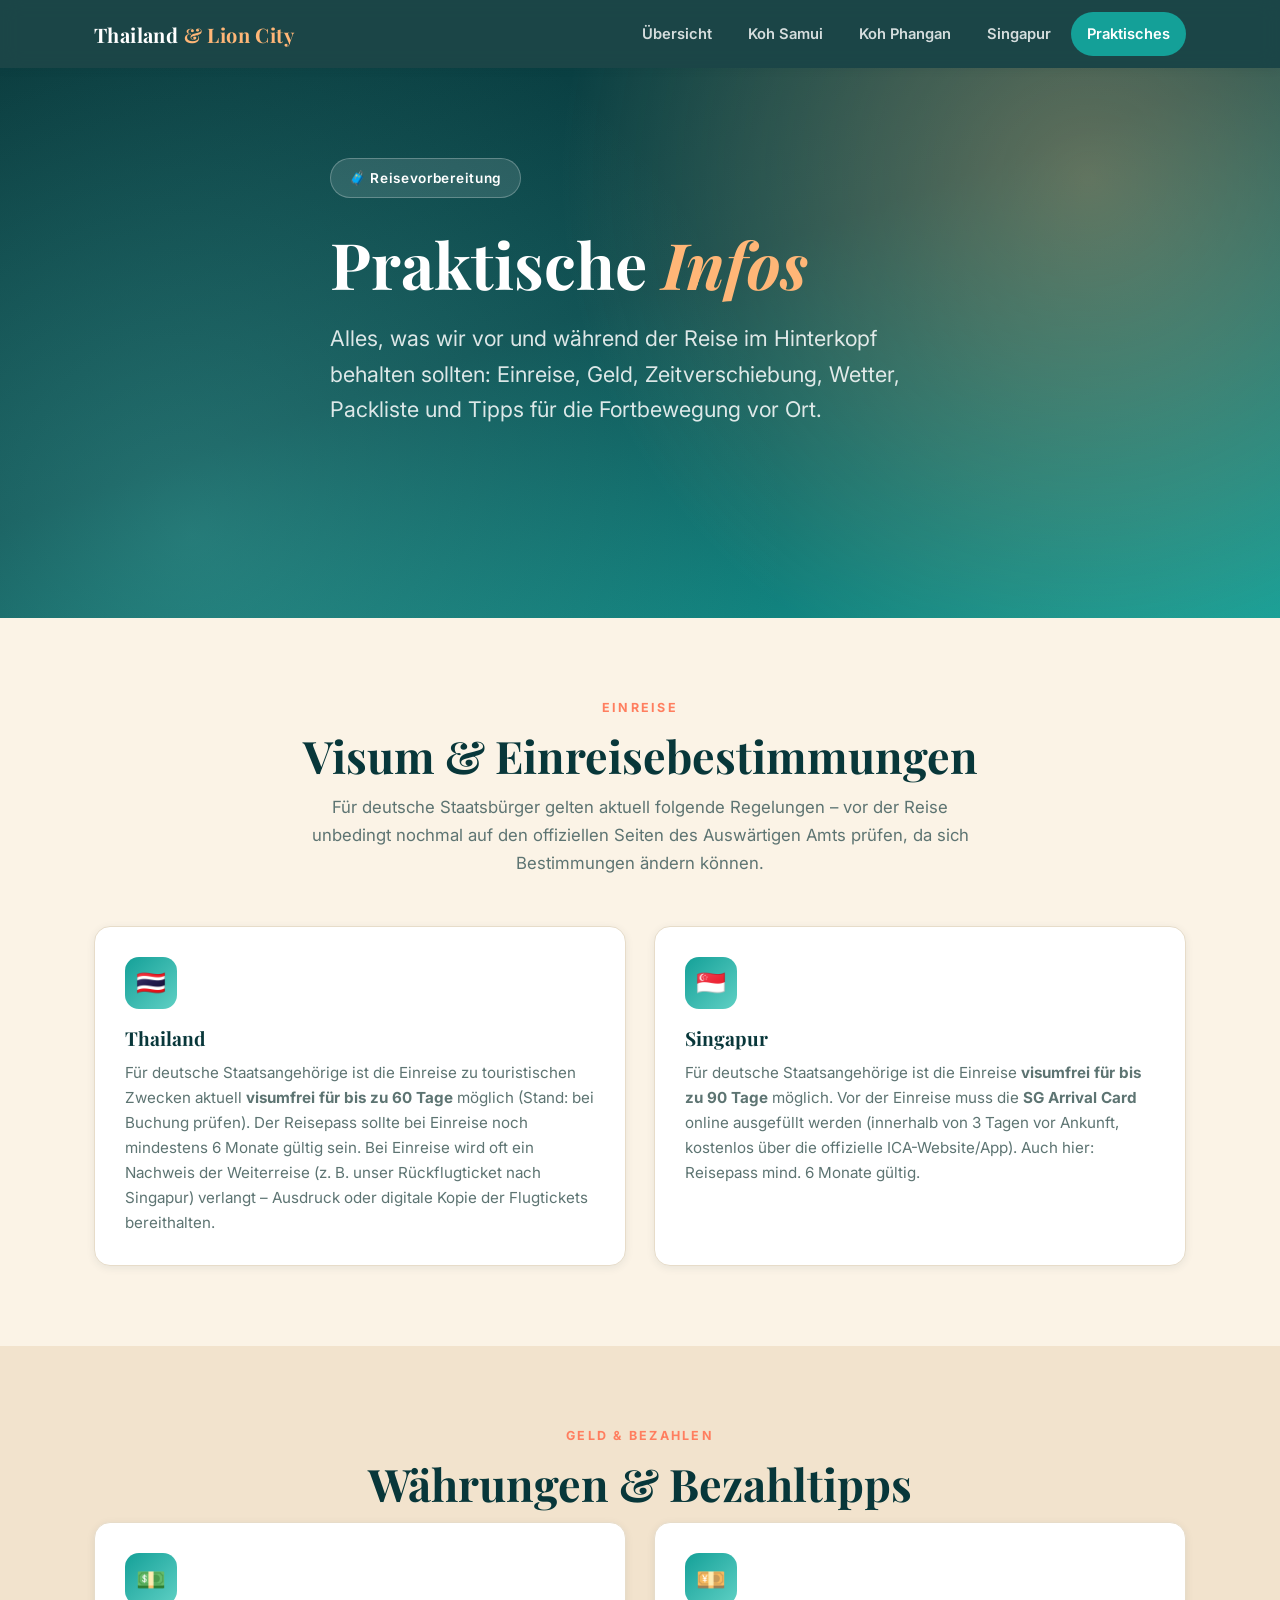
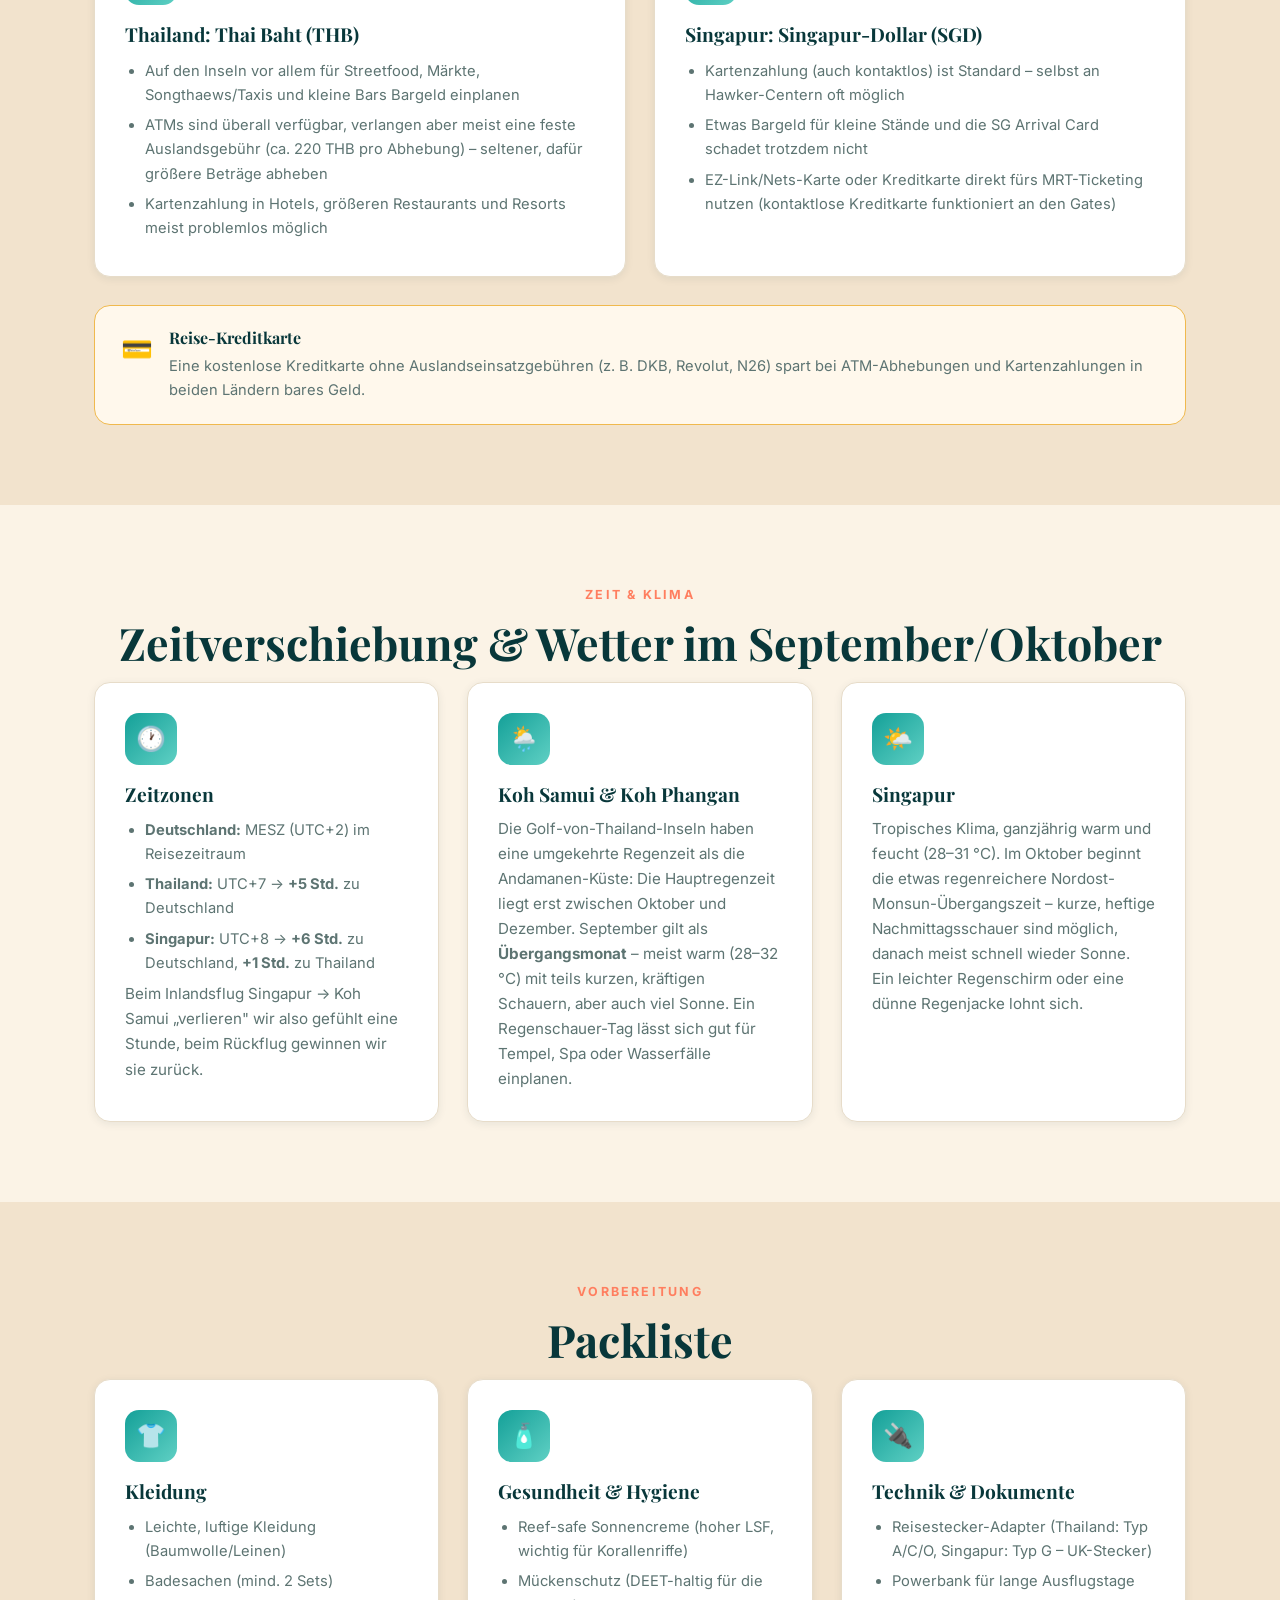
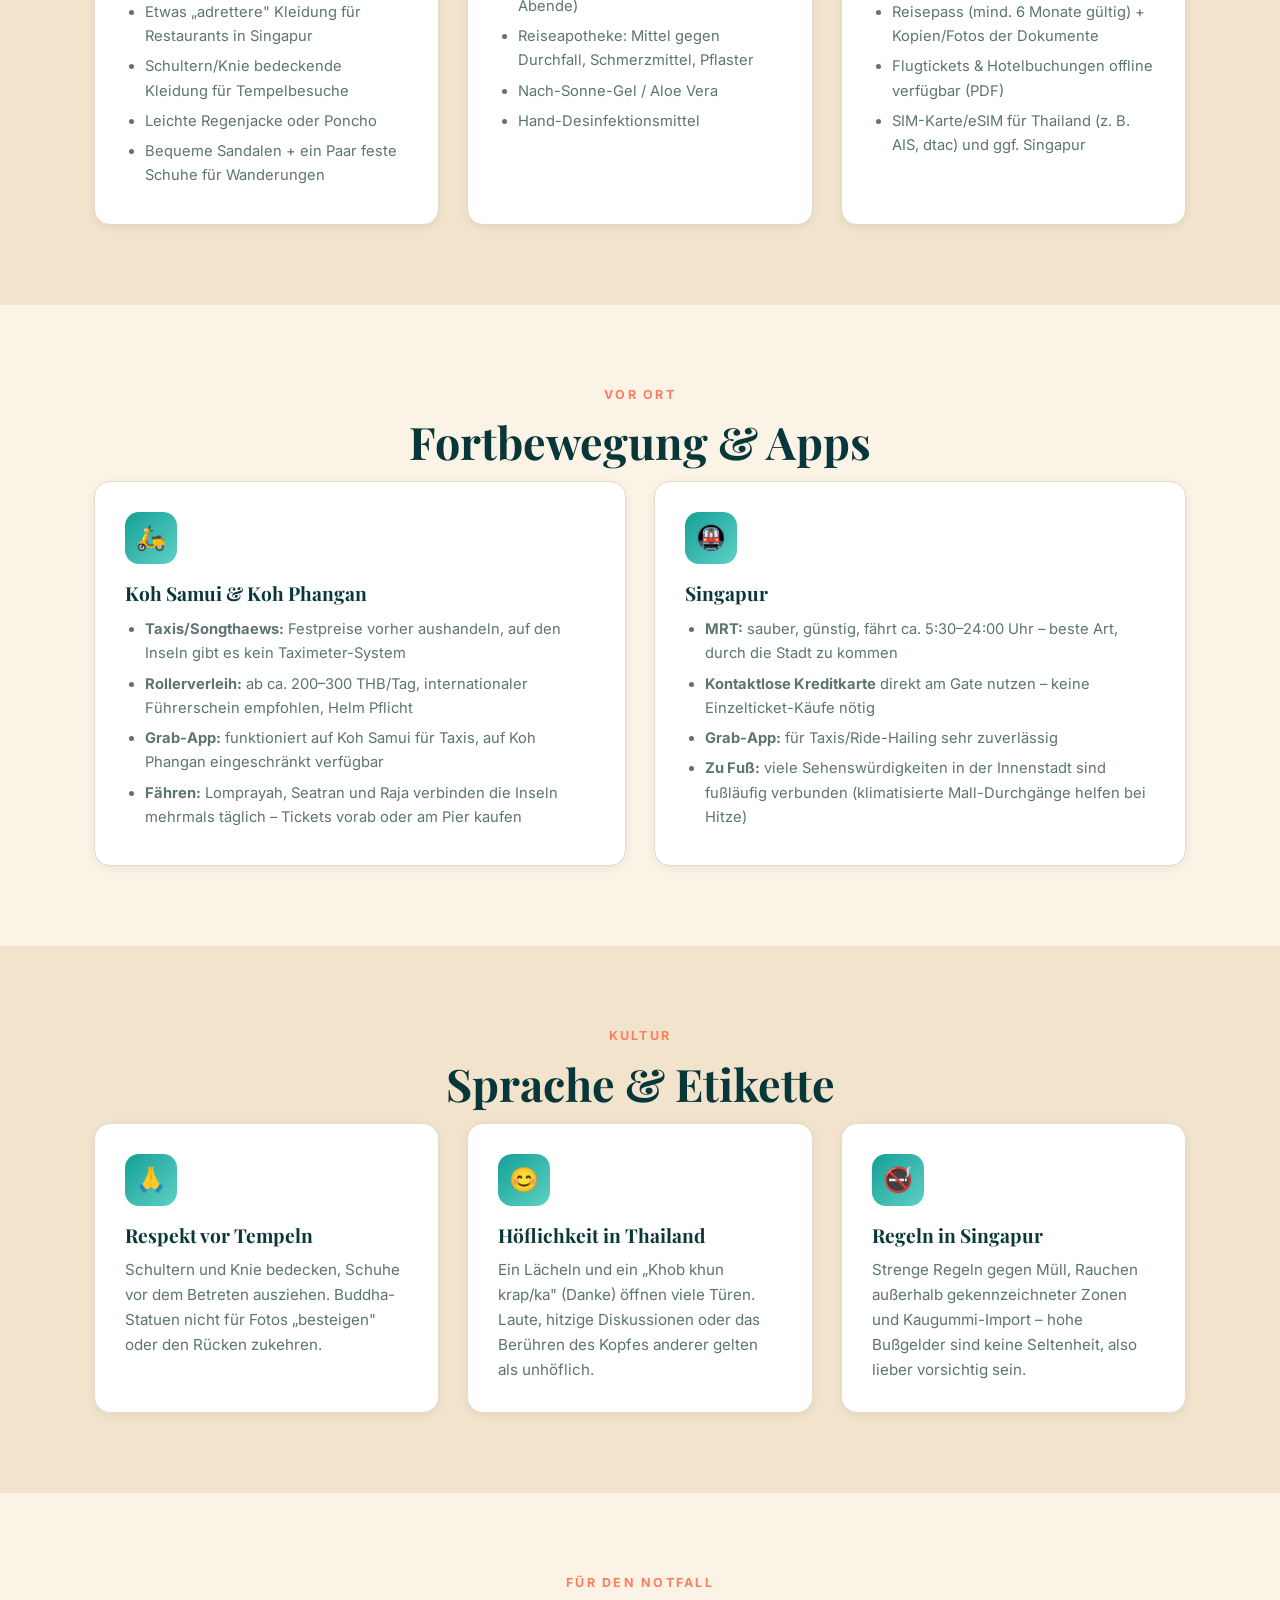
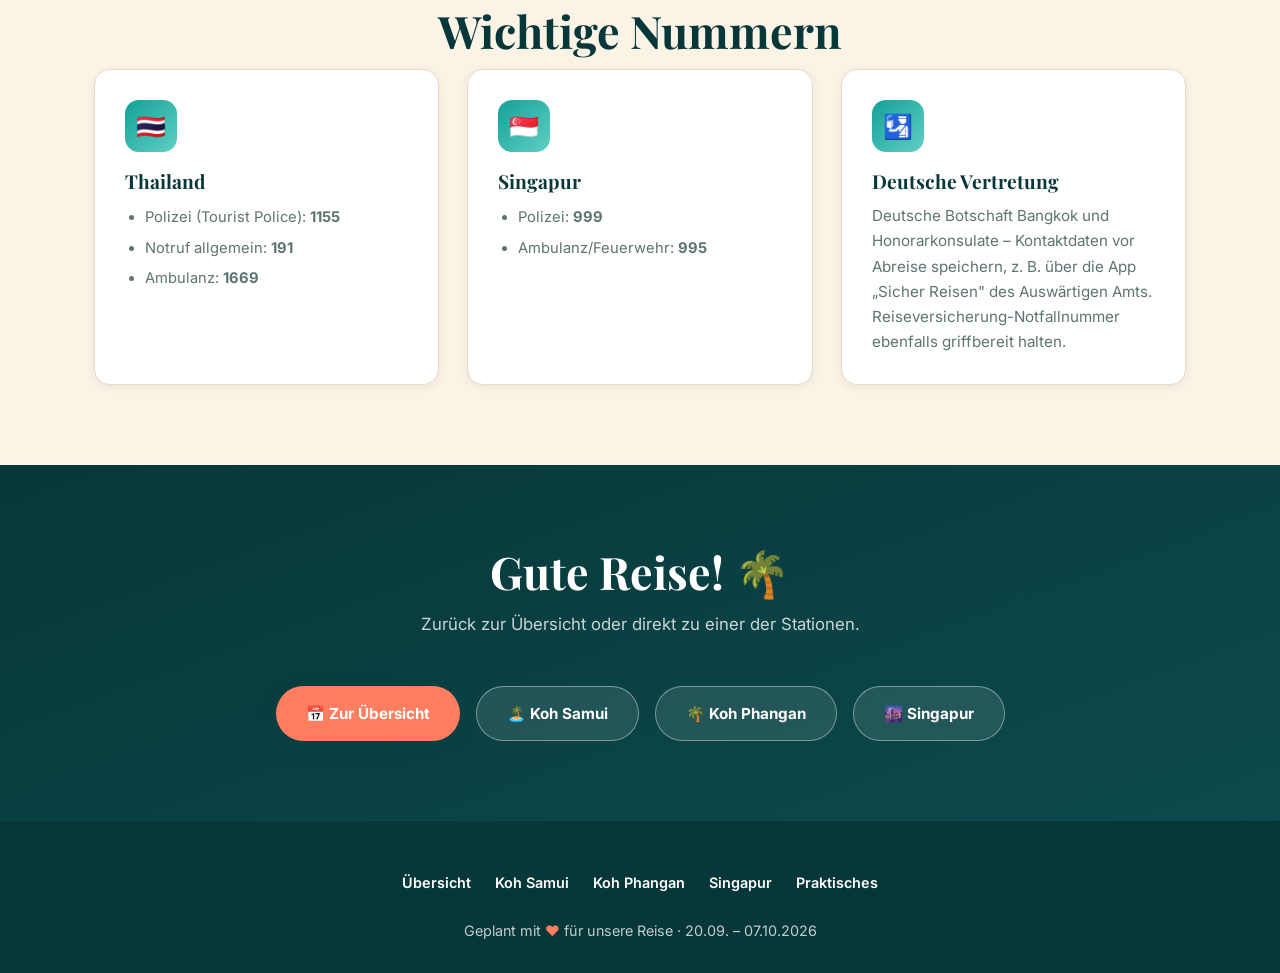
<file: info.html>
<!DOCTYPE html>
<html lang="de">
<head>
<meta charset="UTF-8">
<meta name="viewport" content="width=device-width, initial-scale=1.0">
<title>Praktische Infos – Thailand &amp; Singapur 2026</title>
<link rel="preconnect" href="https://fonts.googleapis.com">
<link href="https://fonts.googleapis.com/css2?family=Playfair+Display:wght@700;800&family=Inter:wght@400;500;600;700;800&display=swap" rel="stylesheet">
<link rel="stylesheet" href="css/style.css">
</head>
<body>

<nav class="navbar">
  <div class="container">
    <div class="nav-logo">Thailand <span>&amp; Lion City</span></div>
    <button class="nav-toggle" aria-label="Menü öffnen">
      <span></span><span></span><span></span>
    </button>
    <div class="nav-links">
      <a href="index.html">Übersicht</a>
      <a href="samui.html">Koh Samui</a>
      <a href="phangan.html">Koh Phangan</a>
      <a href="singapore.html">Singapur</a>
      <a href="info.html" class="active">Praktisches</a>
    </div>
  </div>
</nav>

<header class="hero page-hero">
  <div class="container">
    <div class="hero-badge">🧳 Reisevorbereitung</div>
    <h1>Praktische <em>Infos</em></h1>
    <p class="lead">Alles, was wir vor und während der Reise im Hinterkopf behalten sollten: Einreise, Geld, Zeitverschiebung, Wetter, Packliste und Tipps für die Fortbewegung vor Ort.</p>
  </div>
</header>

<!-- EINREISE -->
<section>
  <div class="container">
    <span class="eyebrow" style="display:block;text-align:center;">Einreise</span>
    <h2 class="section-title">Visum &amp; Einreisebestimmungen</h2>
    <p class="section-sub">Für deutsche Staatsbürger gelten aktuell folgende Regelungen – vor der Reise unbedingt nochmal auf den offiziellen Seiten des Auswärtigen Amts prüfen, da sich Bestimmungen ändern können.</p>
    <div class="grid grid-2">
      <div class="card reveal">
        <div class="icon-badge">🇹🇭</div>
        <h3>Thailand</h3>
        <p>Für deutsche Staatsangehörige ist die Einreise zu touristischen Zwecken aktuell <strong>visumfrei für bis zu 60 Tage</strong> möglich (Stand: bei Buchung prüfen). Der Reisepass sollte bei Einreise noch mindestens 6 Monate gültig sein. Bei Einreise wird oft ein Nachweis der Weiterreise (z. B. unser Rückflugticket nach Singapur) verlangt – Ausdruck oder digitale Kopie der Flugtickets bereithalten.</p>
      </div>
      <div class="card reveal">
        <div class="icon-badge">🇸🇬</div>
        <h3>Singapur</h3>
        <p>Für deutsche Staatsangehörige ist die Einreise <strong>visumfrei für bis zu 90 Tage</strong> möglich. Vor der Einreise muss die <strong>SG Arrival Card</strong> online ausgefüllt werden (innerhalb von 3 Tagen vor Ankunft, kostenlos über die offizielle ICA-Website/App). Auch hier: Reisepass mind. 6 Monate gültig.</p>
      </div>
    </div>
  </div>
</section>

<!-- GELD -->
<section class="section-alt">
  <div class="container">
    <span class="eyebrow" style="display:block;text-align:center;">Geld &amp; Bezahlen</span>
    <h2 class="section-title">Währungen &amp; Bezahltipps</h2>
    <div class="grid grid-2">
      <div class="card reveal">
        <div class="icon-badge">💵</div>
        <h3>Thailand: Thai Baht (THB)</h3>
        <ul>
          <li>Auf den Inseln vor allem für Streetfood, Märkte, Songthaews/Taxis und kleine Bars Bargeld einplanen</li>
          <li>ATMs sind überall verfügbar, verlangen aber meist eine feste Auslandsgebühr (ca. 220 THB pro Abhebung) – seltener, dafür größere Beträge abheben</li>
          <li>Kartenzahlung in Hotels, größeren Restaurants und Resorts meist problemlos möglich</li>
        </ul>
      </div>
      <div class="card reveal">
        <div class="icon-badge">💴</div>
        <h3>Singapur: Singapur-Dollar (SGD)</h3>
        <ul>
          <li>Kartenzahlung (auch kontaktlos) ist Standard – selbst an Hawker-Centern oft möglich</li>
          <li>Etwas Bargeld für kleine Stände und die SG Arrival Card schadet trotzdem nicht</li>
          <li>EZ-Link/Nets-Karte oder Kreditkarte direkt fürs MRT-Ticketing nutzen (kontaktlose Kreditkarte funktioniert an den Gates)</li>
        </ul>
      </div>
    </div>
    <div class="tip-box reveal" style="margin-top:28px;">
      <div class="emoji">💳</div>
      <div>
        <h4>Reise-Kreditkarte</h4>
        <p>Eine kostenlose Kreditkarte ohne Auslandseinsatzgebühren (z. B. DKB, Revolut, N26) spart bei ATM-Abhebungen und Kartenzahlungen in beiden Ländern bares Geld.</p>
      </div>
    </div>
  </div>
</section>

<!-- ZEIT & KLIMA -->
<section>
  <div class="container">
    <span class="eyebrow" style="display:block;text-align:center;">Zeit &amp; Klima</span>
    <h2 class="section-title">Zeitverschiebung &amp; Wetter im September/Oktober</h2>
    <div class="grid grid-3">
      <div class="card reveal">
        <div class="icon-badge">🕐</div>
        <h3>Zeitzonen</h3>
        <ul>
          <li><strong>Deutschland:</strong> MESZ (UTC+2) im Reisezeitraum</li>
          <li><strong>Thailand:</strong> UTC+7 → <strong>+5 Std.</strong> zu Deutschland</li>
          <li><strong>Singapur:</strong> UTC+8 → <strong>+6 Std.</strong> zu Deutschland, <strong>+1 Std.</strong> zu Thailand</li>
        </ul>
        <p>Beim Inlandsflug Singapur → Koh Samui „verlieren" wir also gefühlt eine Stunde, beim Rückflug gewinnen wir sie zurück.</p>
      </div>
      <div class="card reveal">
        <div class="icon-badge">🌦️</div>
        <h3>Koh Samui &amp; Koh Phangan</h3>
        <p>Die Golf-von-Thailand-Inseln haben eine umgekehrte Regenzeit als die Andamanen-Küste: Die Hauptregenzeit liegt erst zwischen Oktober und Dezember. September gilt als <strong>Übergangsmonat</strong> – meist warm (28–32 °C) mit teils kurzen, kräftigen Schauern, aber auch viel Sonne. Ein Regenschauer-Tag lässt sich gut für Tempel, Spa oder Wasserfälle einplanen.</p>
      </div>
      <div class="card reveal">
        <div class="icon-badge">🌤️</div>
        <h3>Singapur</h3>
        <p>Tropisches Klima, ganzjährig warm und feucht (28–31 °C). Im Oktober beginnt die etwas regenreichere Nordost-Monsun-Übergangszeit – kurze, heftige Nachmittagsschauer sind möglich, danach meist schnell wieder Sonne. Ein leichter Regenschirm oder eine dünne Regenjacke lohnt sich.</p>
      </div>
    </div>
  </div>
</section>

<!-- PACKLISTE -->
<section class="section-alt">
  <div class="container">
    <span class="eyebrow" style="display:block;text-align:center;">Vorbereitung</span>
    <h2 class="section-title">Packliste</h2>
    <div class="grid grid-3">
      <div class="card reveal">
        <div class="icon-badge">👕</div>
        <h3>Kleidung</h3>
        <ul>
          <li>Leichte, luftige Kleidung (Baumwolle/Leinen)</li>
          <li>Badesachen (mind. 2 Sets)</li>
          <li>Etwas „adrettere" Kleidung für Restaurants in Singapur</li>
          <li>Schultern/Knie bedeckende Kleidung für Tempelbesuche</li>
          <li>Leichte Regenjacke oder Poncho</li>
          <li>Bequeme Sandalen + ein Paar feste Schuhe für Wanderungen</li>
        </ul>
      </div>
      <div class="card reveal">
        <div class="icon-badge">🧴</div>
        <h3>Gesundheit &amp; Hygiene</h3>
        <ul>
          <li>Reef-safe Sonnencreme (hoher LSF, wichtig für Korallenriffe)</li>
          <li>Mückenschutz (DEET-haltig für die Abende)</li>
          <li>Reiseapotheke: Mittel gegen Durchfall, Schmerzmittel, Pflaster</li>
          <li>Nach-Sonne-Gel / Aloe Vera</li>
          <li>Hand-Desinfektionsmittel</li>
        </ul>
      </div>
      <div class="card reveal">
        <div class="icon-badge">🔌</div>
        <h3>Technik &amp; Dokumente</h3>
        <ul>
          <li>Reisestecker-Adapter (Thailand: Typ A/C/O, Singapur: Typ G – UK-Stecker)</li>
          <li>Powerbank für lange Ausflugstage</li>
          <li>Reisepass (mind. 6 Monate gültig) + Kopien/Fotos der Dokumente</li>
          <li>Flugtickets &amp; Hotelbuchungen offline verfügbar (PDF)</li>
          <li>SIM-Karte/eSIM für Thailand (z. B. AIS, dtac) und ggf. Singapur</li>
        </ul>
      </div>
    </div>
  </div>
</section>

<!-- VOR ORT -->
<section>
  <div class="container">
    <span class="eyebrow" style="display:block;text-align:center;">Vor Ort</span>
    <h2 class="section-title">Fortbewegung &amp; Apps</h2>
    <div class="grid grid-2">
      <div class="card reveal">
        <div class="icon-badge">🛵</div>
        <h3>Koh Samui &amp; Koh Phangan</h3>
        <ul>
          <li><strong>Taxis/Songthaews:</strong> Festpreise vorher aushandeln, auf den Inseln gibt es kein Taximeter-System</li>
          <li><strong>Rollerverleih:</strong> ab ca. 200–300 THB/Tag, internationaler Führerschein empfohlen, Helm Pflicht</li>
          <li><strong>Grab-App:</strong> funktioniert auf Koh Samui für Taxis, auf Koh Phangan eingeschränkt verfügbar</li>
          <li><strong>Fähren:</strong> Lomprayah, Seatran und Raja verbinden die Inseln mehrmals täglich – Tickets vorab oder am Pier kaufen</li>
        </ul>
      </div>
      <div class="card reveal">
        <div class="icon-badge">🚇</div>
        <h3>Singapur</h3>
        <ul>
          <li><strong>MRT:</strong> sauber, günstig, fährt ca. 5:30–24:00 Uhr – beste Art, durch die Stadt zu kommen</li>
          <li><strong>Kontaktlose Kreditkarte</strong> direkt am Gate nutzen – keine Einzelticket-Käufe nötig</li>
          <li><strong>Grab-App:</strong> für Taxis/Ride-Hailing sehr zuverlässig</li>
          <li><strong>Zu Fuß:</strong> viele Sehenswürdigkeiten in der Innenstadt sind fußläufig verbunden (klimatisierte Mall-Durchgänge helfen bei Hitze)</li>
        </ul>
      </div>
    </div>
  </div>
</section>

<!-- SPRACHE & ETIKETTE -->
<section class="section-alt">
  <div class="container">
    <span class="eyebrow" style="display:block;text-align:center;">Kultur</span>
    <h2 class="section-title">Sprache &amp; Etikette</h2>
    <div class="grid grid-3">
      <div class="card reveal">
        <div class="icon-badge">🙏</div>
        <h3>Respekt vor Tempeln</h3>
        <p>Schultern und Knie bedecken, Schuhe vor dem Betreten ausziehen. Buddha-Statuen nicht für Fotos „besteigen" oder den Rücken zukehren.</p>
      </div>
      <div class="card reveal">
        <div class="icon-badge">😊</div>
        <h3>Höflichkeit in Thailand</h3>
        <p>Ein Lächeln und ein „Khob khun krap/ka" (Danke) öffnen viele Türen. Laute, hitzige Diskussionen oder das Berühren des Kopfes anderer gelten als unhöflich.</p>
      </div>
      <div class="card reveal">
        <div class="icon-badge">🚭</div>
        <h3>Regeln in Singapur</h3>
        <p>Strenge Regeln gegen Müll, Rauchen außerhalb gekennzeichneter Zonen und Kaugummi-Import – hohe Bußgelder sind keine Seltenheit, also lieber vorsichtig sein.</p>
      </div>
    </div>
  </div>
</section>

<!-- NOTFALL -->
<section>
  <div class="container">
    <span class="eyebrow" style="display:block;text-align:center;">Für den Notfall</span>
    <h2 class="section-title">Wichtige Nummern</h2>
    <div class="grid grid-3">
      <div class="card reveal">
        <div class="icon-badge">🇹🇭</div>
        <h3>Thailand</h3>
        <ul>
          <li>Polizei (Tourist Police): <strong>1155</strong></li>
          <li>Notruf allgemein: <strong>191</strong></li>
          <li>Ambulanz: <strong>1669</strong></li>
        </ul>
      </div>
      <div class="card reveal">
        <div class="icon-badge">🇸🇬</div>
        <h3>Singapur</h3>
        <ul>
          <li>Polizei: <strong>999</strong></li>
          <li>Ambulanz/Feuerwehr: <strong>995</strong></li>
        </ul>
      </div>
      <div class="card reveal">
        <div class="icon-badge">🛂</div>
        <h3>Deutsche Vertretung</h3>
        <p>Deutsche Botschaft Bangkok und Honorarkonsulate – Kontaktdaten vor Abreise speichern, z. B. über die App „Sicher Reisen" des Auswärtigen Amts. Reiseversicherung-Notfallnummer ebenfalls griffbereit halten.</p>
      </div>
    </div>
  </div>
</section>

<!-- CTA back -->
<section class="section-deep">
  <div class="container" style="text-align:center;">
    <h2 class="section-title">Gute Reise! 🌴</h2>
    <p class="section-sub" style="color:rgba(255,255,255,0.78);">Zurück zur Übersicht oder direkt zu einer der Stationen.</p>
    <div class="hero-actions" style="justify-content:center;">
      <a href="index.html" class="btn btn-primary">📅 Zur Übersicht</a>
      <a href="samui.html" class="btn btn-ghost">🏝️ Koh Samui</a>
      <a href="phangan.html" class="btn btn-ghost">🌴 Koh Phangan</a>
      <a href="singapore.html" class="btn btn-ghost">🌆 Singapur</a>
    </div>
  </div>
</section>

<footer>
  <div class="container">
    <div class="footer-links">
      <a href="index.html">Übersicht</a>
      <a href="samui.html">Koh Samui</a>
      <a href="phangan.html">Koh Phangan</a>
      <a href="singapore.html">Singapur</a>
      <a href="info.html">Praktisches</a>
    </div>
    <p>Geplant mit <span class="heart">♥</span> für unsere Reise · 20.09. – 07.10.2026</p>
  </div>
</footer>

<script src="js/script.js"></script>
</body>
</html>
</file>
<file: css/style.css>
/* =========================================================
   Thailand & Singapur 2026 – Reiseplanung
   Design System
   ========================================================= */

:root {
  /* Farben */
  --color-deep:       #08373a;
  --color-deep-2:     #0c4a4d;
  --color-primary:    #14a098;
  --color-primary-2:  #5fd0c4;
  --color-coral:      #ff7e5f;
  --color-sunset:     #ffb677;
  --color-gold:       #f0b94d;
  --color-sand:       #fbf3e6;
  --color-sand-2:     #f2e3cd;
  --color-card:       #ffffff;
  --color-text:       #233937;
  --color-text-light: #5d7472;
  --color-border:     #e7dcc9;

  /* Schatten */
  --shadow-sm: 0 2px 8px rgba(8, 55, 58, 0.08);
  --shadow-md: 0 8px 24px rgba(8, 55, 58, 0.12);
  --shadow-lg: 0 16px 40px rgba(8, 55, 58, 0.18);

  /* Radius */
  --radius-sm: 10px;
  --radius-md: 16px;
  --radius-lg: 28px;

  /* Typografie */
  --font-head: 'Playfair Display', Georgia, serif;
  --font-body: 'Inter', -apple-system, BlinkMacSystemFont, 'Segoe UI', sans-serif;
}

* {
  margin: 0;
  padding: 0;
  box-sizing: border-box;
}

html {
  scroll-behavior: smooth;
}

body {
  font-family: var(--font-body);
  color: var(--color-text);
  background: var(--color-sand);
  line-height: 1.65;
  -webkit-font-smoothing: antialiased;
}

img { max-width: 100%; display: block; }

a { color: var(--color-primary); text-decoration: none; }

.container {
  max-width: 1140px;
  margin: 0 auto;
  padding: 0 24px;
}

section {
  padding: 80px 0;
}

h1, h2, h3, h4 {
  font-family: var(--font-head);
  font-weight: 700;
  line-height: 1.2;
  color: var(--color-deep);
}

h2.section-title {
  font-size: clamp(2rem, 4vw, 2.8rem);
  text-align: center;
  margin-bottom: 12px;
}

p.section-sub {
  text-align: center;
  max-width: 680px;
  margin: 0 auto 48px;
  color: var(--color-text-light);
  font-size: 1.05rem;
}

.eyebrow {
  display: inline-block;
  font-size: 0.78rem;
  letter-spacing: 0.18em;
  text-transform: uppercase;
  color: var(--color-coral);
  font-weight: 700;
  margin-bottom: 10px;
}

/* =========================================================
   Navigation
   ========================================================= */
.navbar {
  position: sticky;
  top: 0;
  z-index: 100;
  background: rgba(8, 55, 58, 0.92);
  backdrop-filter: blur(10px);
  box-shadow: var(--shadow-sm);
}

.navbar .container {
  display: flex;
  align-items: center;
  justify-content: space-between;
  height: 68px;
}

.nav-logo {
  font-family: var(--font-head);
  font-size: 1.25rem;
  font-weight: 700;
  color: #fff;
  letter-spacing: 0.02em;
  white-space: nowrap;
}

.nav-logo span { color: var(--color-sunset); }

.nav-links {
  display: flex;
  gap: 4px;
  align-items: center;
}

.nav-links a {
  color: rgba(255,255,255,0.82);
  font-weight: 600;
  font-size: 0.92rem;
  padding: 10px 16px;
  border-radius: 999px;
  transition: all 0.2s ease;
  white-space: nowrap;
}

.nav-links a:hover,
.nav-links a.active {
  color: #fff;
  background: var(--color-primary);
}

.nav-toggle {
  display: none;
  flex-direction: column;
  gap: 5px;
  background: none;
  border: none;
  cursor: pointer;
  padding: 8px;
}

.nav-toggle span {
  width: 24px;
  height: 2px;
  background: #fff;
  border-radius: 2px;
  transition: all 0.2s ease;
}

/* =========================================================
   Hero
   ========================================================= */
.hero {
  position: relative;
  min-height: 92vh;
  display: flex;
  align-items: center;
  padding-bottom: 170px;
  color: #fff;
  overflow: hidden;
  background: linear-gradient(160deg, var(--color-deep) 0%, var(--color-deep-2) 45%, var(--color-primary) 100%);
}

.hero::before {
  content: "";
  position: absolute;
  inset: 0;
  background-image:
    radial-gradient(circle at 85% 20%, rgba(255, 182, 119, 0.35), transparent 45%),
    radial-gradient(circle at 15% 85%, rgba(95, 208, 196, 0.3), transparent 50%);
  pointer-events: none;
}

.hero .container {
  position: relative;
  z-index: 2;
  padding-top: 90px;
  padding-bottom: 60px;
}

.hero-badge {
  display: inline-flex;
  align-items: center;
  gap: 8px;
  background: rgba(255,255,255,0.12);
  border: 1px solid rgba(255,255,255,0.25);
  padding: 8px 18px;
  border-radius: 999px;
  font-size: 0.85rem;
  font-weight: 600;
  letter-spacing: 0.05em;
  margin-bottom: 28px;
}

.hero h1 {
  font-size: clamp(2.6rem, 7vw, 5.2rem);
  color: #fff;
  margin-bottom: 18px;
  max-width: 900px;
}

.hero h1 em {
  font-style: italic;
  color: var(--color-sunset);
}

.hero p.lead {
  font-size: clamp(1.05rem, 2vw, 1.35rem);
  color: rgba(255,255,255,0.85);
  max-width: 620px;
  margin-bottom: 40px;
}

.hero-stats {
  display: flex;
  flex-wrap: wrap;
  gap: 32px;
  margin-top: 16px;
}

.hero-stat .num {
  font-family: var(--font-head);
  font-size: 2.4rem;
  font-weight: 700;
  color: var(--color-sunset);
}

.hero-stat .label {
  font-size: 0.85rem;
  color: rgba(255,255,255,0.75);
  text-transform: uppercase;
  letter-spacing: 0.08em;
}

.page-hero {
  min-height: 56vh;
  padding-bottom: 90px;
}

.page-hero h1 { font-size: clamp(2.4rem, 6vw, 4rem); }

.scroll-cue {
  position: absolute;
  bottom: 28px;
  left: 50%;
  transform: translateX(-50%);
  color: rgba(255,255,255,0.6);
  font-size: 0.8rem;
  letter-spacing: 0.2em;
  text-transform: uppercase;
  display: flex;
  flex-direction: column;
  align-items: center;
  gap: 10px;
  animation: bounce 2.4s infinite;
}

.scroll-cue::after {
  content: "";
  width: 1px;
  height: 36px;
  background: rgba(255,255,255,0.4);
}

@keyframes bounce {
  0%, 100% { transform: translate(-50%, 0); }
  50% { transform: translate(-50%, 8px); }
}

/* =========================================================
   Buttons
   ========================================================= */
.btn {
  display: inline-flex;
  align-items: center;
  gap: 8px;
  padding: 14px 30px;
  border-radius: 999px;
  font-weight: 700;
  font-size: 0.95rem;
  border: none;
  cursor: pointer;
  transition: all 0.25s ease;
}

.btn-primary {
  background: var(--color-coral);
  color: #fff;
  box-shadow: var(--shadow-md);
}

.btn-primary:hover { transform: translateY(-2px); box-shadow: var(--shadow-lg); }

.btn-ghost {
  background: rgba(255,255,255,0.1);
  border: 1px solid rgba(255,255,255,0.4);
  color: #fff;
}

.btn-ghost:hover { background: rgba(255,255,255,0.2); }

.hero-actions { display: flex; gap: 16px; flex-wrap: wrap; }

/* =========================================================
   Route strip
   ========================================================= */
.route-strip {
  background: var(--color-card);
  border-radius: var(--radius-lg);
  box-shadow: var(--shadow-md);
  padding: 36px 30px;
  margin-top: -130px;
  position: relative;
  z-index: 5;
}

.route-track {
  display: flex;
  align-items: center;
  justify-content: space-between;
  gap: 6px;
  flex-wrap: wrap;
}

.route-stop {
  text-align: center;
  flex: 1;
  min-width: 90px;
}

.route-stop .icon {
  width: 56px;
  height: 56px;
  border-radius: 50%;
  background: var(--color-sand-2);
  display: flex;
  align-items: center;
  justify-content: center;
  font-size: 1.6rem;
  margin: 0 auto 10px;
  border: 2px solid var(--color-primary-2);
}

.route-stop .name { font-weight: 700; font-size: 0.95rem; color: var(--color-deep); }
.route-stop .date { font-size: 0.78rem; color: var(--color-text-light); }

.route-arrow {
  flex: 0 0 auto;
  font-size: 1.4rem;
  color: var(--color-primary-2);
  margin-bottom: 30px;
}

/* =========================================================
   Cards / Grids
   ========================================================= */
.grid {
  display: grid;
  gap: 28px;
}

.grid-2 { grid-template-columns: repeat(2, 1fr); }
.grid-3 { grid-template-columns: repeat(3, 1fr); }
.grid-4 { grid-template-columns: repeat(4, 1fr); }

.card {
  background: var(--color-card);
  border-radius: var(--radius-md);
  box-shadow: var(--shadow-sm);
  padding: 30px;
  transition: transform 0.25s ease, box-shadow 0.25s ease;
  border: 1px solid var(--color-border);
}

.card:hover { transform: translateY(-4px); box-shadow: var(--shadow-md); }

.card { overflow: hidden; }

.card-image {
  height: 160px;
  margin: -30px -30px 20px -30px;
  border-radius: 15px 15px 0 0;
  display: flex;
  align-items: center;
  justify-content: center;
  font-size: 2.6rem;
}

.card-image.img-teal  { background: linear-gradient(135deg, var(--color-primary), var(--color-primary-2)); }
.card-image.img-coral { background: linear-gradient(135deg, var(--color-coral), var(--color-sunset)); }
.card-image.img-gold  { background: linear-gradient(135deg, var(--color-gold), var(--color-sunset)); }
.card-image.img-deep  { background: linear-gradient(135deg, var(--color-deep), var(--color-deep-2)); }
.card-image.img-sand  { background: linear-gradient(135deg, var(--color-sand-2), var(--color-gold)); }

.card-image-photo {
  display: block;
  width: calc(100% + 60px);
  max-width: calc(100% + 60px);
  height: 160px;
  margin: -30px -30px 20px -30px;
  border-radius: 15px 15px 0 0;
  object-fit: cover;
}

.card .icon-badge {
  width: 52px;
  height: 52px;
  border-radius: 14px;
  background: linear-gradient(135deg, var(--color-primary), var(--color-primary-2));
  display: flex;
  align-items: center;
  justify-content: center;
  font-size: 1.5rem;
  margin-bottom: 18px;
}

.card h3 { font-size: 1.2rem; margin-bottom: 10px; }
.card p { color: var(--color-text-light); font-size: 0.95rem; }
.card ul { margin-top: 12px; padding-left: 20px; color: var(--color-text-light); font-size: 0.92rem; }
.card ul li { margin-bottom: 6px; }

/* Flight cards */
.flight-card {
  background: var(--color-card);
  border-radius: var(--radius-md);
  box-shadow: var(--shadow-sm);
  border: 1px solid var(--color-border);
  overflow: hidden;
}

.flight-card .flight-head {
  background: linear-gradient(135deg, var(--color-deep), var(--color-deep-2));
  color: #fff;
  padding: 18px 26px;
  display: flex;
  justify-content: space-between;
  align-items: center;
  flex-wrap: wrap;
  gap: 8px;
}

.flight-head .flight-num { font-family: var(--font-head); font-size: 1.3rem; font-weight: 700; }
.flight-head .flight-date { font-size: 0.85rem; opacity: 0.85; }

.flight-body { padding: 24px 26px; }

.flight-route {
  display: flex;
  align-items: center;
  justify-content: space-between;
  gap: 16px;
  margin-bottom: 18px;
}

.flight-point .time { font-size: 1.7rem; font-weight: 800; color: var(--color-deep); font-family: var(--font-head); }
.flight-point .city { font-size: 0.85rem; color: var(--color-text-light); }
.flight-point .airport { font-size: 0.78rem; color: var(--color-text-light); }

.flight-mid {
  flex: 1;
  text-align: center;
  position: relative;
}

.flight-mid .line {
  height: 2px;
  background: var(--color-border);
  position: relative;
  margin: 8px 0;
}

.flight-mid .line::after {
  content: "✈";
  position: absolute;
  left: 50%;
  top: -11px;
  transform: translateX(-50%);
  color: var(--color-primary);
  font-size: 1rem;
  background: var(--color-card);
  padding: 0 4px;
}

.flight-mid .duration { font-size: 0.78rem; color: var(--color-text-light); }

.flight-meta {
  display: flex;
  gap: 18px;
  flex-wrap: wrap;
  border-top: 1px dashed var(--color-border);
  padding-top: 14px;
  font-size: 0.85rem;
  color: var(--color-text-light);
}

.flight-meta strong { color: var(--color-text); }

.tag {
  display: inline-block;
  background: var(--color-sand-2);
  color: var(--color-deep);
  font-size: 0.75rem;
  font-weight: 700;
  padding: 4px 12px;
  border-radius: 999px;
  letter-spacing: 0.04em;
}

.tag.warn { background: #fdecea; color: #c0392b; }
.tag.ok { background: #e7f7ef; color: #1a8f5e; }

/* =========================================================
   Timeline
   ========================================================= */
.timeline {
  position: relative;
  padding-left: 0;
}

.timeline::before {
  content: "";
  position: absolute;
  left: 28px;
  top: 10px;
  bottom: 10px;
  width: 3px;
  background: linear-gradient(to bottom, var(--color-primary-2), var(--color-coral));
  border-radius: 4px;
}

.timeline-item {
  position: relative;
  padding-left: 76px;
  margin-bottom: 36px;
}

.timeline-item .dot {
  position: absolute;
  left: 14px;
  top: 4px;
  width: 30px;
  height: 30px;
  border-radius: 50%;
  background: var(--color-card);
  border: 3px solid var(--color-primary);
  display: flex;
  align-items: center;
  justify-content: center;
  font-size: 0.95rem;
  z-index: 2;
}

.timeline-item .when {
  font-size: 0.8rem;
  font-weight: 700;
  letter-spacing: 0.06em;
  text-transform: uppercase;
  color: var(--color-coral);
  margin-bottom: 4px;
}

.timeline-item h3 {
  font-size: 1.25rem;
  margin-bottom: 6px;
}

.timeline-item .place {
  font-size: 0.85rem;
  color: var(--color-text-light);
  margin-bottom: 8px;
}

.timeline-item p { color: var(--color-text-light); font-size: 0.95rem; }

.timeline-item .body {
  background: var(--color-card);
  border: 1px solid var(--color-border);
  border-radius: var(--radius-md);
  padding: 20px 24px;
  box-shadow: var(--shadow-sm);
}

.timeline-item.day-header .body {
  background: linear-gradient(135deg, var(--color-primary), var(--color-deep-2));
  color: #fff;
  border: none;
}

.timeline-item.day-header h3 { color: #fff; }
.timeline-item.day-header .place,
.timeline-item.day-header p { color: rgba(255,255,255,0.85); }
.timeline-item.day-header .dot { background: var(--color-coral); border-color: var(--color-coral); color: #fff; }

/* =========================================================
   Section variants
   ========================================================= */
.section-alt { background: var(--color-sand-2); }
.section-deep {
  background: linear-gradient(160deg, var(--color-deep), var(--color-deep-2));
  color: #fff;
}
.section-deep h2, .section-deep h3 { color: #fff; }
.section-deep p { color: rgba(255,255,255,0.78); }

/* Accommodation box */
.stay-box {
  display: grid;
  grid-template-columns: 1fr 1.4fr;
  gap: 0;
  background: var(--color-card);
  border-radius: var(--radius-lg);
  overflow: hidden;
  box-shadow: var(--shadow-md);
  border: 1px solid var(--color-border);
}

.stay-visual {
  background: linear-gradient(135deg, var(--color-primary), var(--color-deep));
  color: #fff;
  padding: 40px;
  display: flex;
  flex-direction: column;
  justify-content: center;
  align-items: flex-start;
  gap: 14px;
}

.stay-visual .big-icon { font-size: 3.4rem; }
.stay-visual h3 { color: #fff; font-size: 1.6rem; }
.stay-visual .sub { font-size: 0.9rem; opacity: 0.85; }

.stay-content { padding: 40px; }
.stay-content h4 { font-size: 1rem; margin: 18px 0 8px; color: var(--color-deep); }
.stay-content h4:first-child { margin-top: 0; }
.stay-content p { color: var(--color-text-light); font-size: 0.95rem; }
.stay-content ul { padding-left: 20px; color: var(--color-text-light); font-size: 0.93rem; }
.stay-content ul li { margin-bottom: 4px; }

.price-pill {
  display: inline-block;
  margin-top: 16px;
  background: var(--color-sand-2);
  padding: 8px 18px;
  border-radius: 999px;
  font-weight: 700;
  font-size: 0.85rem;
  color: var(--color-deep);
}

/* Info / tip boxes */
.tip-box {
  background: #fff8ec;
  border: 1px solid var(--color-gold);
  border-radius: var(--radius-md);
  padding: 22px 26px;
  display: flex;
  gap: 16px;
  align-items: flex-start;
}

.tip-box .emoji { font-size: 1.6rem; flex-shrink: 0; }
.tip-box h4 { margin-bottom: 6px; font-size: 1rem; color: var(--color-deep); }
.tip-box p { font-size: 0.92rem; color: var(--color-text-light); margin: 0; }

/* =========================================================
   Footer
   ========================================================= */
footer {
  background: var(--color-deep);
  color: rgba(255,255,255,0.75);
  padding: 50px 0 30px;
  text-align: center;
  font-size: 0.9rem;
}

footer .footer-links {
  display: flex;
  justify-content: center;
  gap: 24px;
  flex-wrap: wrap;
  margin-bottom: 24px;
}

footer .footer-links a {
  color: #fff;
  font-weight: 600;
  font-size: 0.9rem;
}

footer .heart { color: var(--color-coral); }

/* =========================================================
   Reveal animation
   ========================================================= */
.reveal {
  opacity: 0;
  transform: translateY(24px);
  transition: opacity 0.7s ease, transform 0.7s ease;
}

.reveal.is-visible {
  opacity: 1;
  transform: translateY(0);
}

/* =========================================================
   Nav between island pages
   ========================================================= */
.next-up {
  display: flex;
  align-items: center;
  justify-content: space-between;
  gap: 24px;
  background: var(--color-card);
  border: 1px solid var(--color-border);
  border-radius: var(--radius-lg);
  padding: 28px 36px;
  flex-wrap: wrap;
}

.next-up .label {
  font-size: 0.8rem;
  letter-spacing: 0.12em;
  text-transform: uppercase;
  color: var(--color-text-light);
  margin-bottom: 6px;
}

.next-up h3 { font-size: 1.5rem; }

/* =========================================================
   Quick facts bar
   ========================================================= */
.facts-bar {
  display: flex;
  flex-wrap: wrap;
  gap: 24px;
  justify-content: center;
  margin-top: -60px;
  position: relative;
  z-index: 5;
}

.fact-pill {
  background: var(--color-card);
  border-radius: var(--radius-md);
  box-shadow: var(--shadow-md);
  padding: 18px 28px;
  display: flex;
  align-items: center;
  gap: 14px;
  min-width: 200px;
}

.fact-pill .emoji { font-size: 1.8rem; }
.fact-pill .num { font-family: var(--font-head); font-weight: 700; font-size: 1.3rem; color: var(--color-deep); }
.fact-pill .label { font-size: 0.78rem; color: var(--color-text-light); text-transform: uppercase; letter-spacing: 0.05em; }

/* =========================================================
   Responsive
   ========================================================= */
@media (max-width: 900px) {
  .grid-2, .grid-3, .grid-4 { grid-template-columns: 1fr; }
  .stay-box { grid-template-columns: 1fr; }
  .route-arrow { display: none; }
  .nav-links {
    position: absolute;
    top: 68px;
    left: 0;
    right: 0;
    background: var(--color-deep);
    flex-direction: column;
    align-items: stretch;
    padding: 12px;
    gap: 4px;
    display: none;
  }
  .nav-links.open { display: flex; }
  .nav-links a { text-align: center; }
  .nav-toggle { display: flex; }
  .route-strip { margin-top: -60px; padding: 24px 18px; }
  .facts-bar { margin-top: -36px; }
  section { padding: 56px 0; }
  .flight-route { flex-direction: column; align-items: flex-start; gap: 10px; }
  .flight-mid { width: 100%; }
}

@media (max-width: 640px) {
  .hero-stats { gap: 20px; }
  .timeline-item { padding-left: 60px; }
  .timeline::before { left: 20px; }
  .timeline-item .dot { left: 6px; width: 26px; height: 26px; font-size: 0.85rem; }
}
</file>
